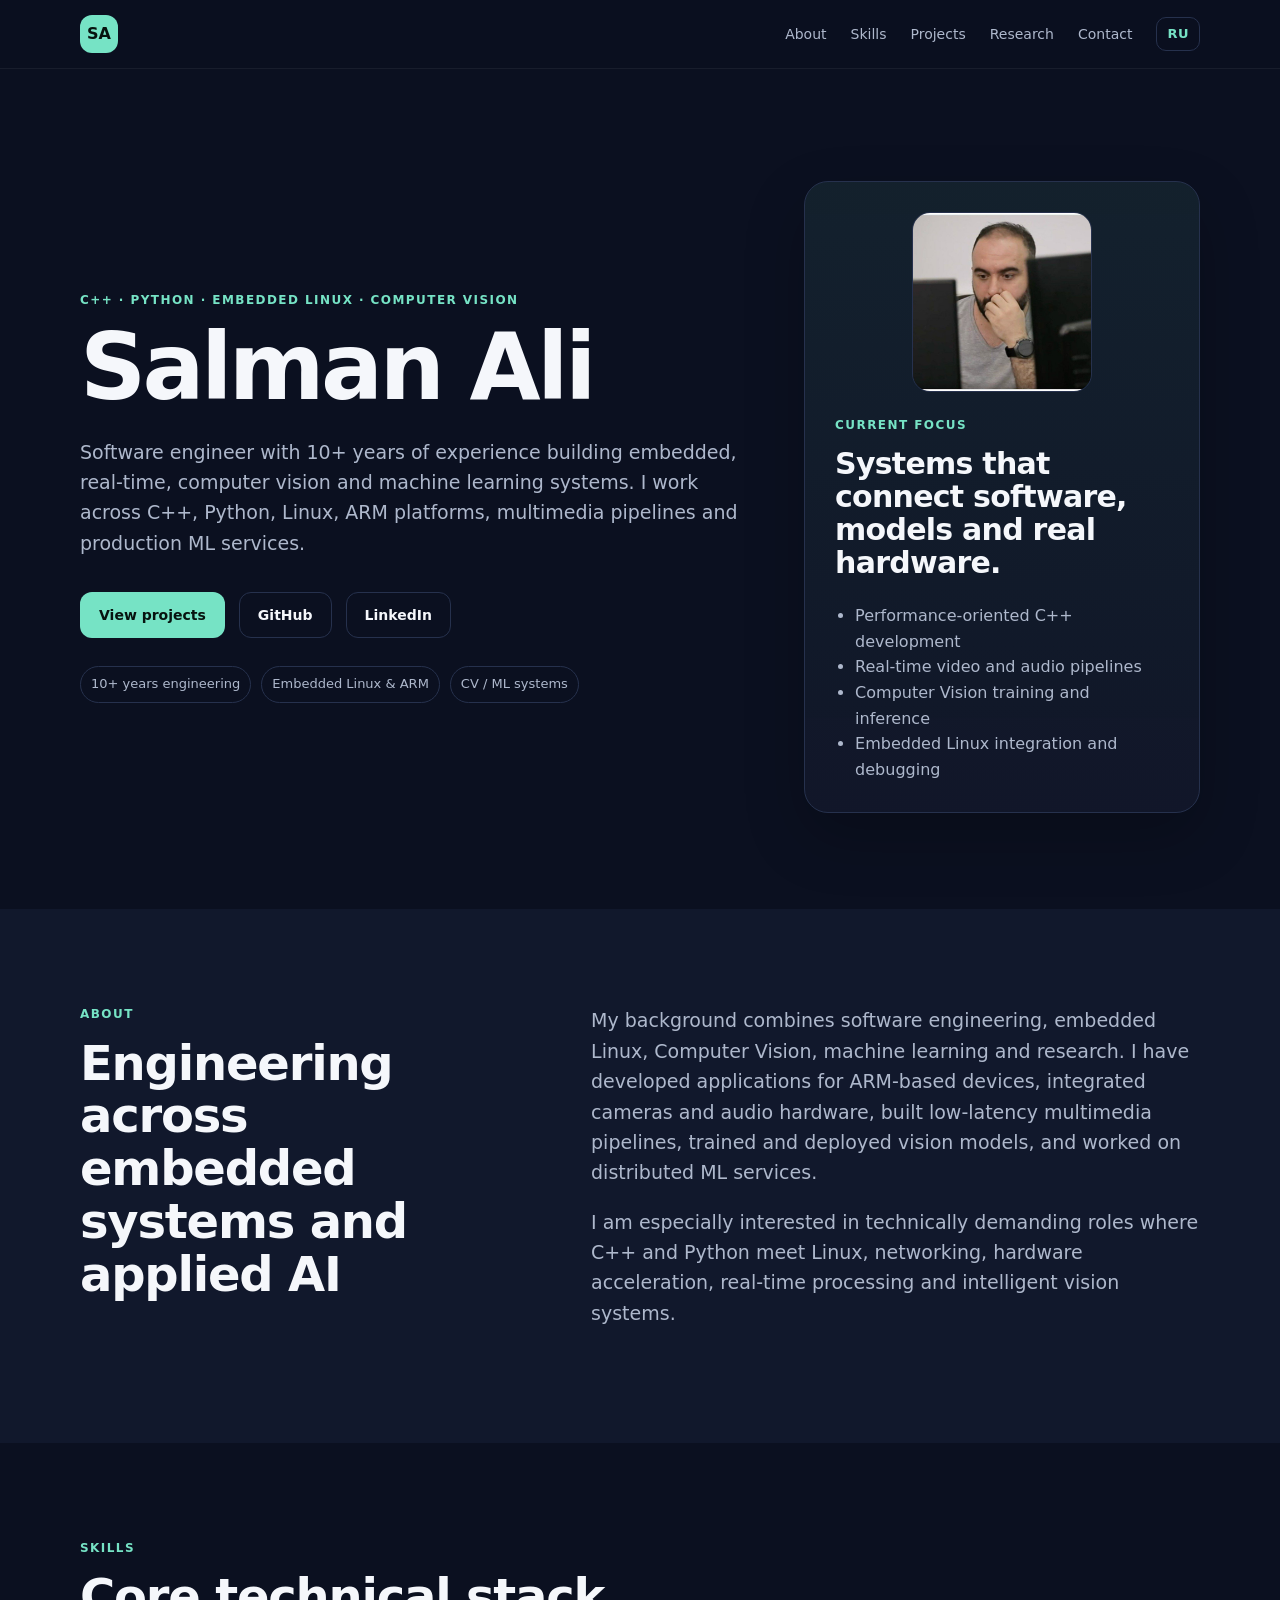
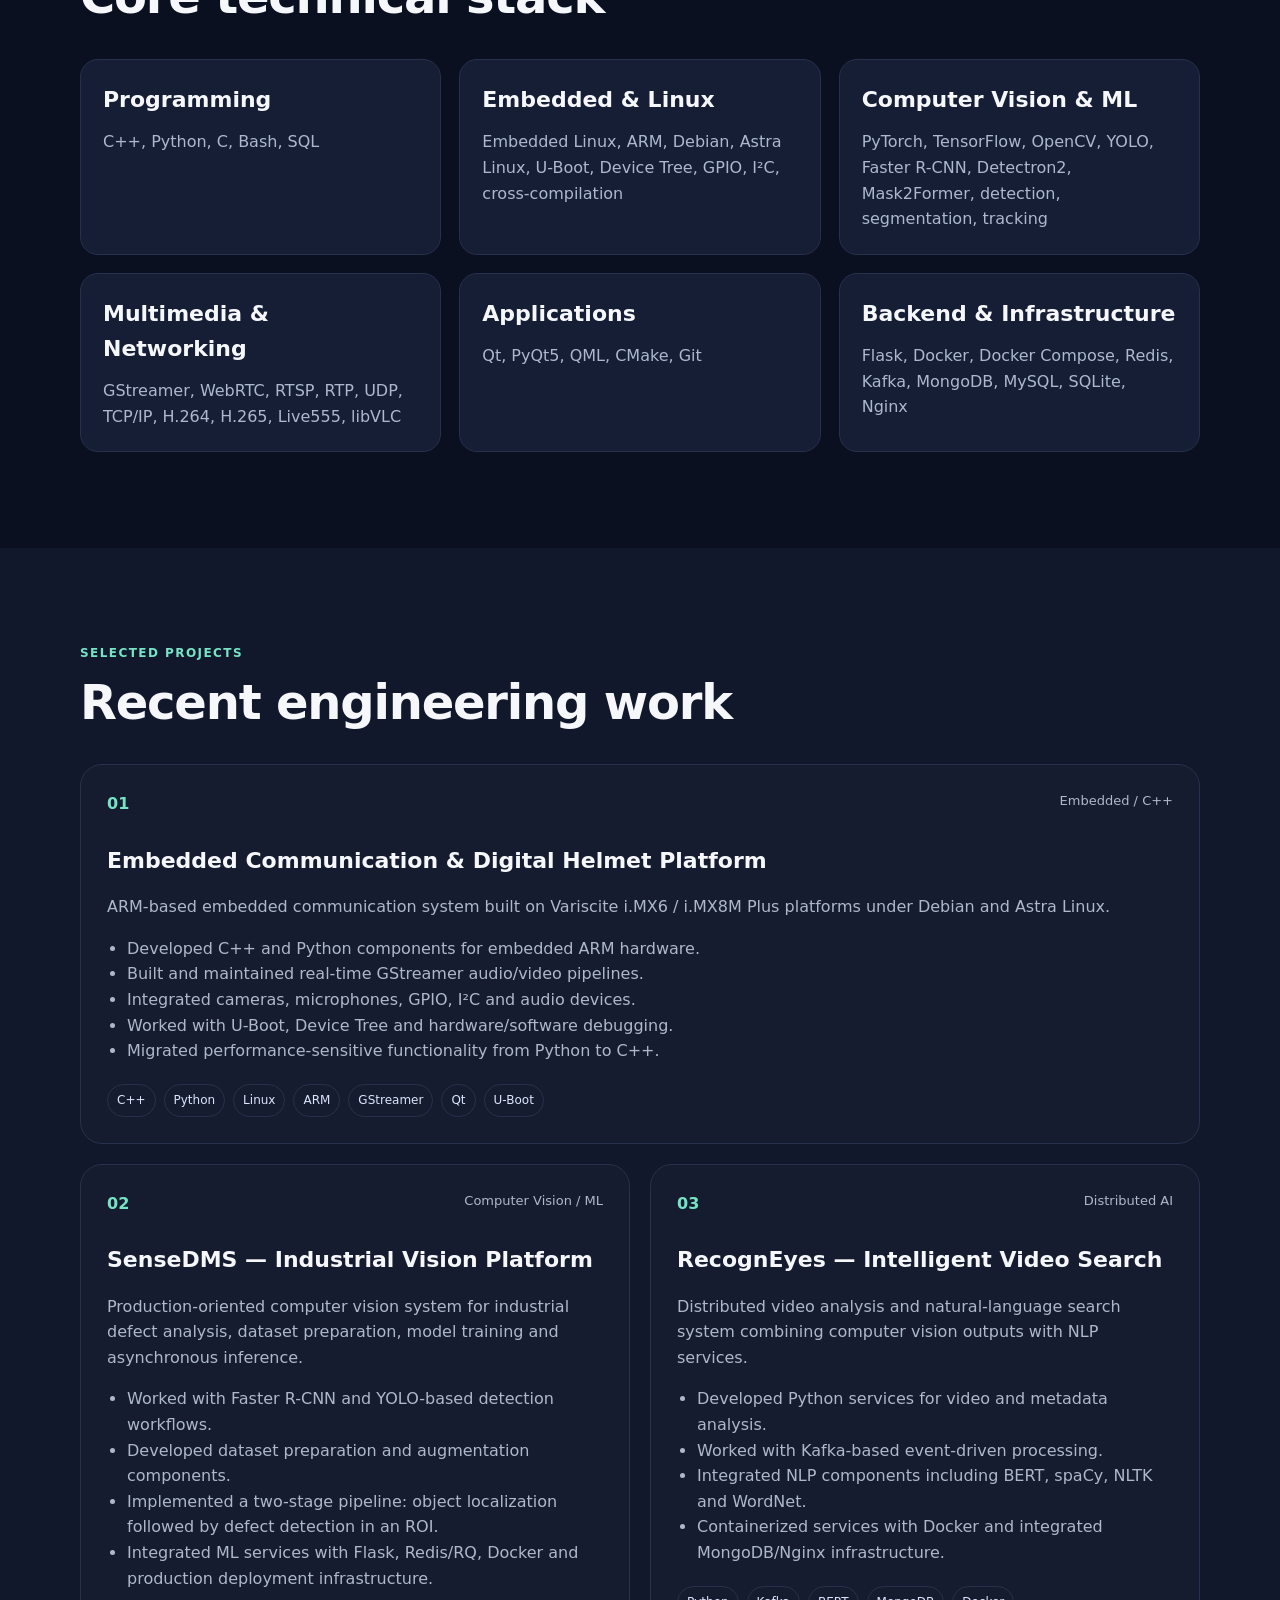
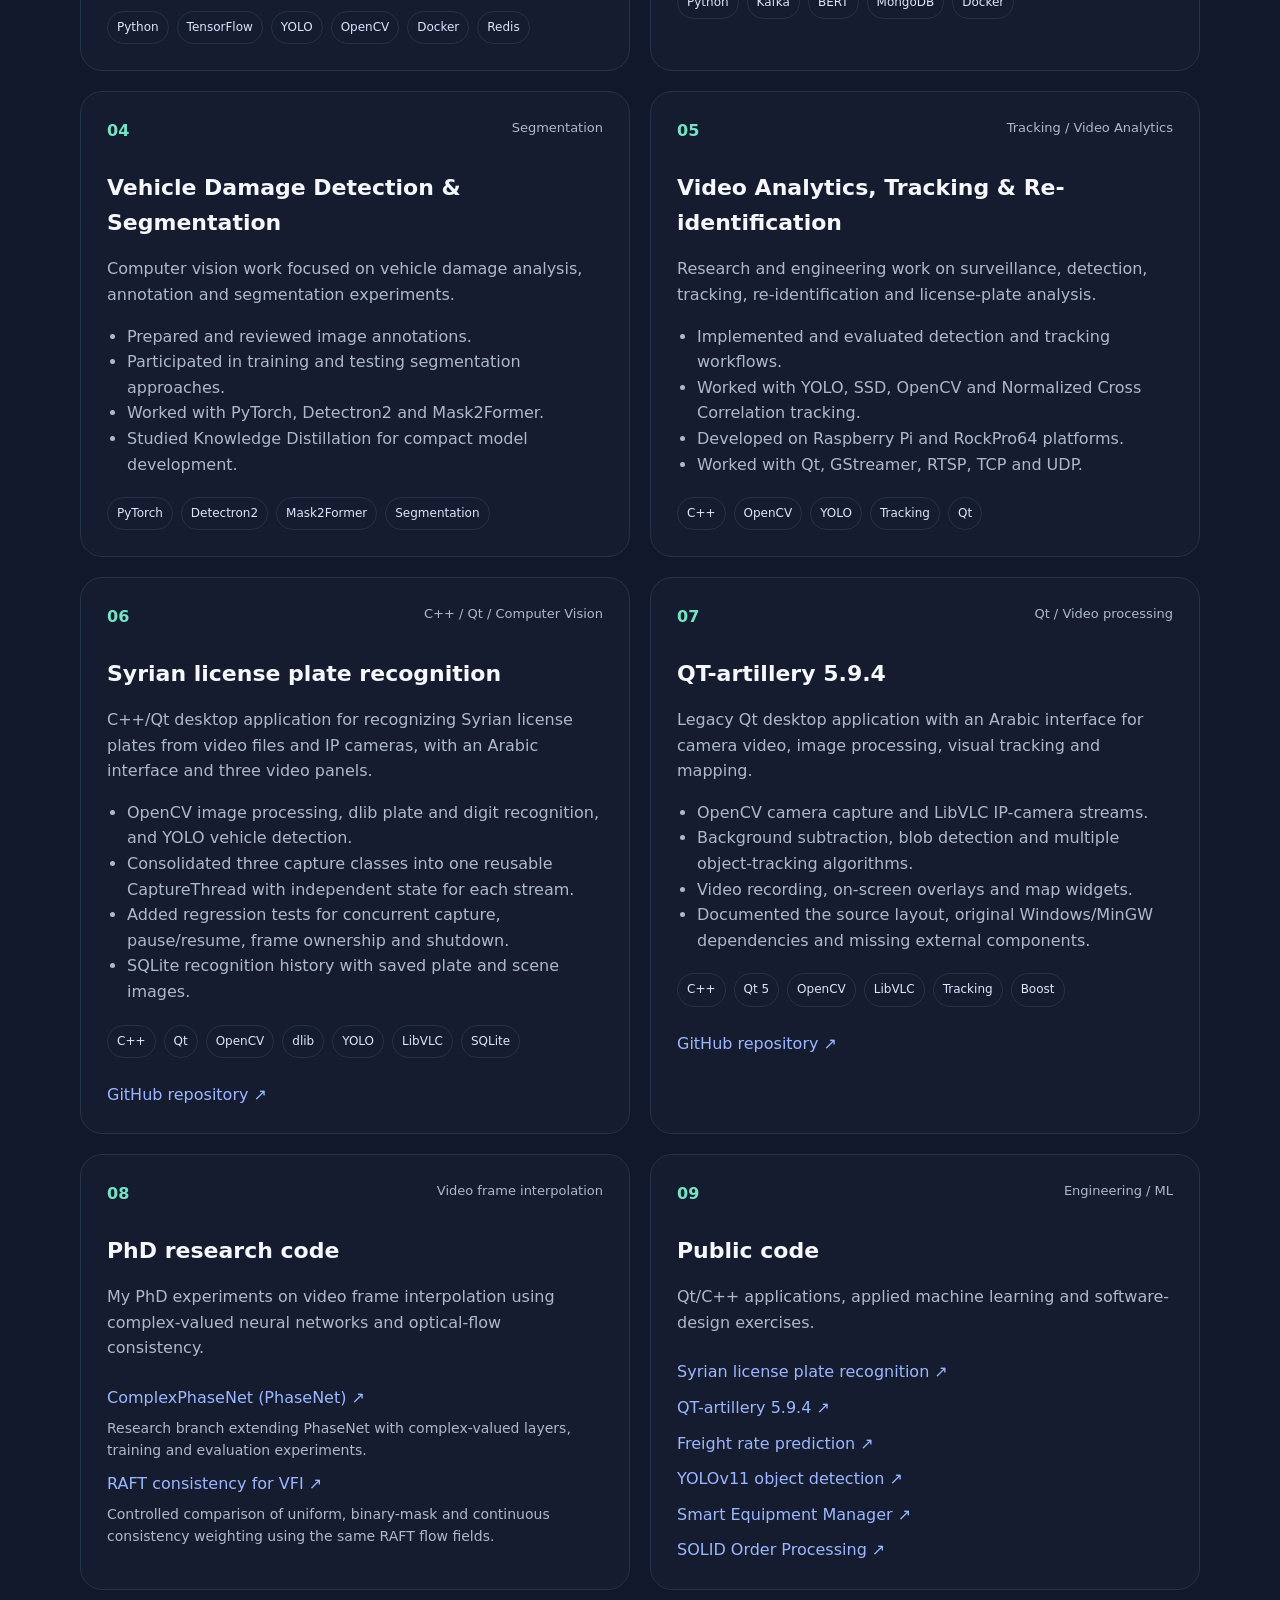
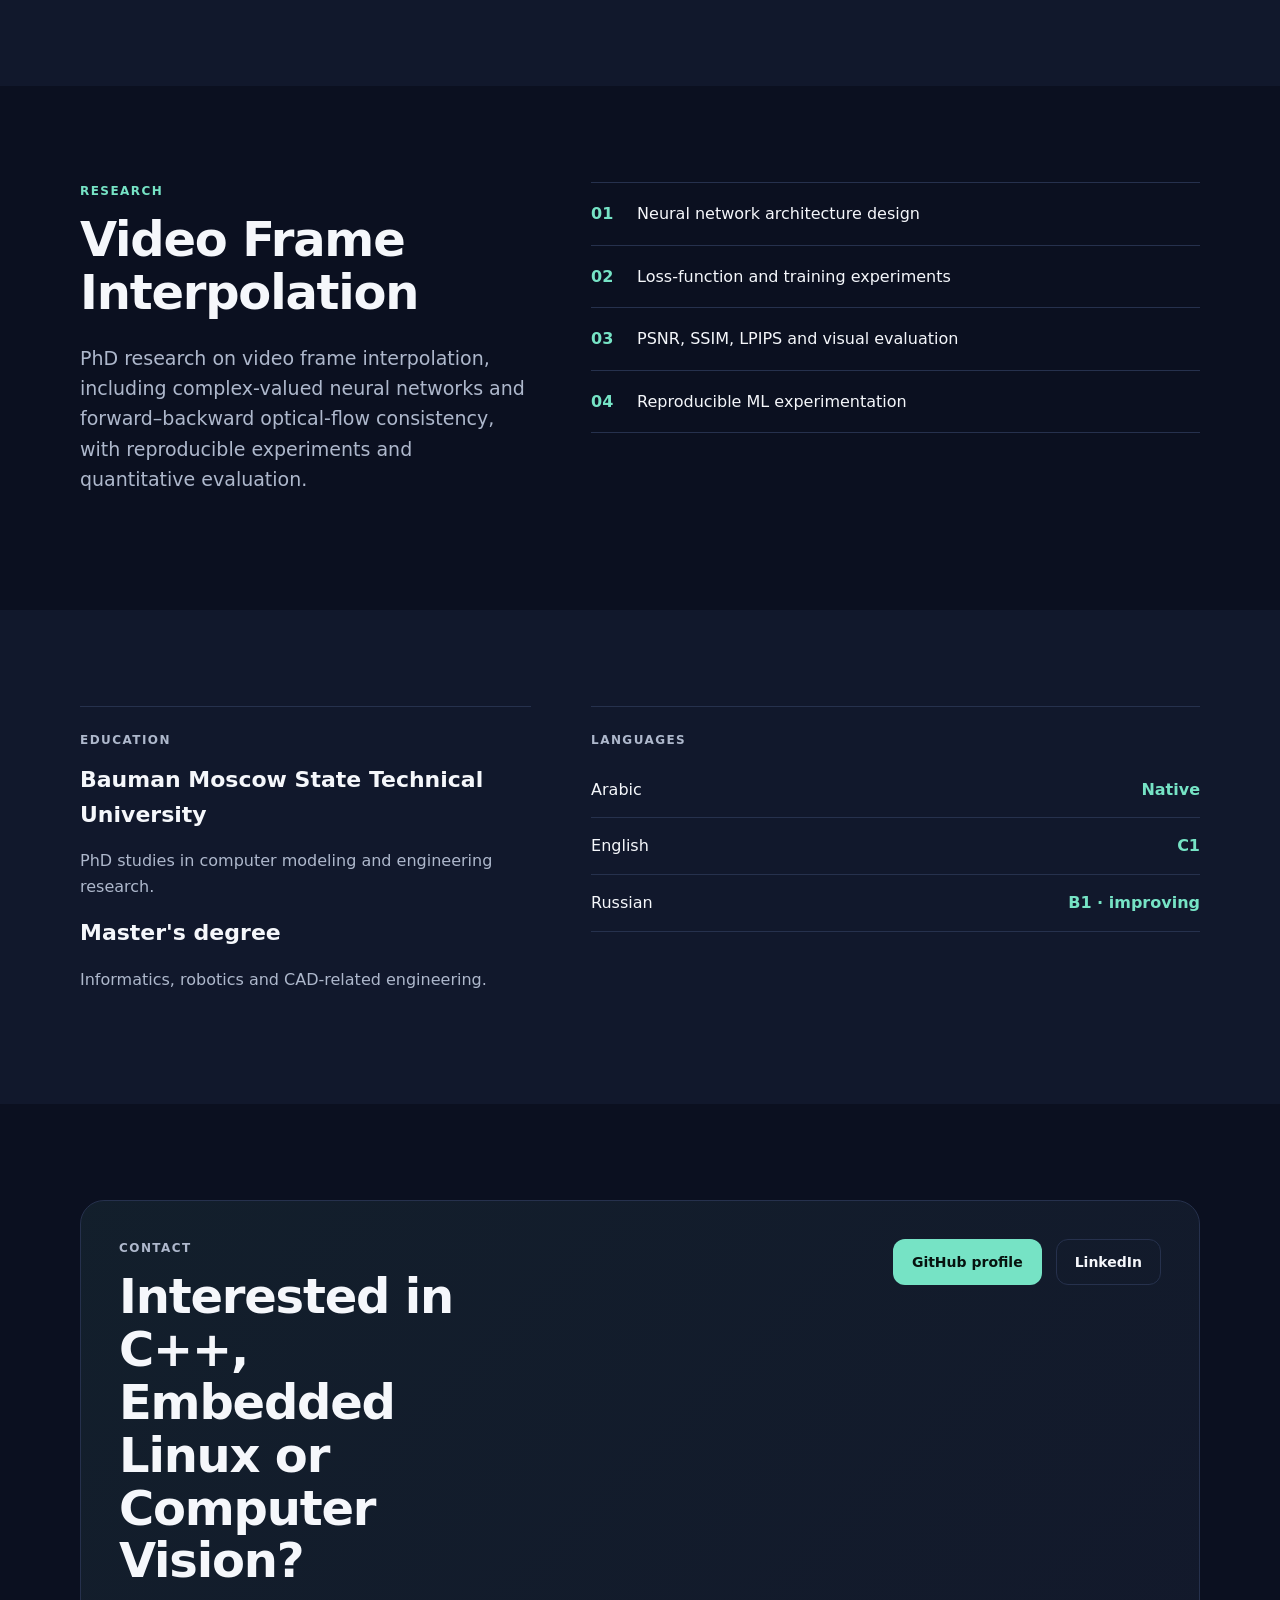
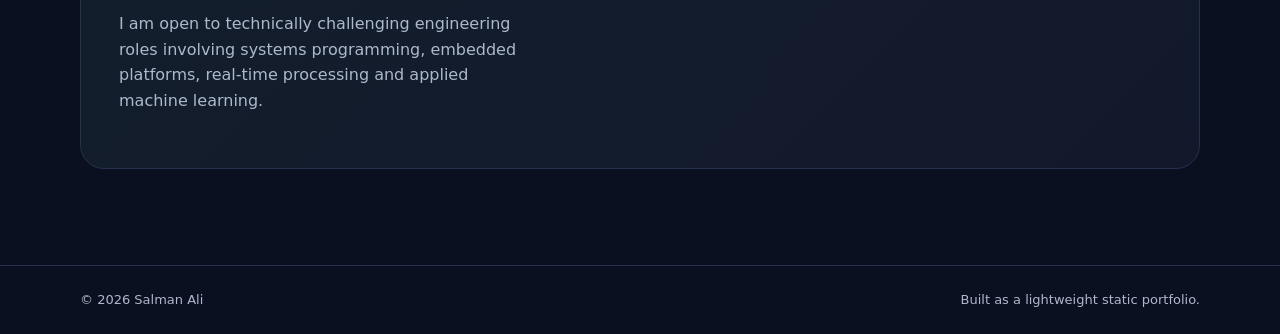
<file: index.html>
<!DOCTYPE html>
<html lang="en">
<head>
  <meta charset="UTF-8" />
  <meta name="viewport" content="width=device-width, initial-scale=1.0" />
  <meta name="description" content="Salman Ali — C++ / Python / Embedded Linux / Computer Vision Engineer." />
  <meta name="theme-color" content="#0b1020" />
  <title>Salman Ali | C++ · Embedded Linux · Computer Vision</title>
  <link rel="stylesheet" href="styles.css" />
</head>
<body>
  <header class="site-header">
    <div class="container nav-wrap">
      <a class="brand" href="#top">SA</a>
      <nav class="nav" aria-label="Primary navigation">
        <a href="#about">About</a>
        <a href="#skills">Skills</a>
        <a href="#projects">Projects</a>
        <a href="#research">Research</a>
        <a href="#contact">Contact</a>
      </nav>
      <a class="lang-link" href="ru.html" lang="ru" aria-label="Русская версия">RU</a>
    </div>
  </header>

  <main id="top">
    <section class="hero section">
      <div class="container hero-grid">
        <div>
          <p class="eyebrow">C++ · Python · Embedded Linux · Computer Vision</p>
          <h1>Salman Ali</h1>
          <p class="hero-copy">
            Software engineer with 10+ years of experience building embedded, real-time,
            computer vision and machine learning systems. I work across C++, Python, Linux,
            ARM platforms, multimedia pipelines and production ML services.
          </p>
          <div class="hero-actions">
            <a class="button primary" href="#projects">View projects</a>
            <a class="button secondary" href="https://github.com/slmanali" target="_blank" rel="noreferrer">GitHub</a>
            <a class="button secondary" href="https://www.linkedin.com/in/salman-ali-523341261/" target="_blank" rel="noreferrer">LinkedIn</a>
          </div>
          <div class="quick-facts" aria-label="Profile highlights">
            <span>10+ years engineering</span>
            <span>Embedded Linux & ARM</span>
            <span>CV / ML systems</span>
          </div>
        </div>

        <aside class="hero-card" aria-label="Technical focus">
          <img class="profile-photo" src="assets/profile.jpg" alt="At a computer workstation" width="640" height="640" decoding="async" fetchpriority="high" />
          <p class="card-label">Current focus</p>
          <h2>Systems that connect software, models and real hardware.</h2>
          <ul>
            <li>Performance-oriented C++ development</li>
            <li>Real-time video and audio pipelines</li>
            <li>Computer Vision training and inference</li>
            <li>Embedded Linux integration and debugging</li>
          </ul>
        </aside>
      </div>
    </section>

    <section id="about" class="section alt-section">
      <div class="container two-column">
        <div>
          <p class="section-kicker">About</p>
          <h2>Engineering across embedded systems and applied AI</h2>
        </div>
        <div class="prose">
          <p>
            My background combines software engineering, embedded Linux, Computer Vision,
            machine learning and research. I have developed applications for ARM-based devices,
            integrated cameras and audio hardware, built low-latency multimedia pipelines,
            trained and deployed vision models, and worked on distributed ML services.
          </p>
          <p>
            I am especially interested in technically demanding roles where C++ and Python meet
            Linux, networking, hardware acceleration, real-time processing and intelligent vision systems.
          </p>
        </div>
      </div>
    </section>

    <section id="skills" class="section">
      <div class="container">
        <p class="section-kicker">Skills</p>
        <h2>Core technical stack</h2>

        <div class="skill-grid">
          <article class="skill-card">
            <h3>Programming</h3>
            <p>C++, Python, C, Bash, SQL</p>
          </article>
          <article class="skill-card">
            <h3>Embedded & Linux</h3>
            <p>Embedded Linux, ARM, Debian, Astra Linux, U-Boot, Device Tree, GPIO, I²C, cross-compilation</p>
          </article>
          <article class="skill-card">
            <h3>Computer Vision & ML</h3>
            <p>PyTorch, TensorFlow, OpenCV, YOLO, Faster R-CNN, Detectron2, Mask2Former, detection, segmentation, tracking</p>
          </article>
          <article class="skill-card">
            <h3>Multimedia & Networking</h3>
            <p>GStreamer, WebRTC, RTSP, RTP, UDP, TCP/IP, H.264, H.265, Live555, libVLC</p>
          </article>
          <article class="skill-card">
            <h3>Applications</h3>
            <p>Qt, PyQt5, QML, CMake, Git</p>
          </article>
          <article class="skill-card">
            <h3>Backend & Infrastructure</h3>
            <p>Flask, Docker, Docker Compose, Redis, Kafka, MongoDB, MySQL, SQLite, Nginx</p>
          </article>
        </div>
      </div>
    </section>

    <section id="projects" class="section alt-section">
      <div class="container">
        <p class="section-kicker">Selected projects</p>
        <h2>Recent engineering work</h2>

        <div class="project-grid">
          <article class="project-card featured">
            <div class="project-topline">
              <span class="project-number">01</span>
              <span class="project-type">Embedded / C++</span>
            </div>
            <h3>Embedded Communication & Digital Helmet Platform</h3>
            <p>
              ARM-based embedded communication system built on Variscite i.MX6 / i.MX8M Plus
              platforms under Debian and Astra Linux.
            </p>
            <ul class="project-points">
              <li>Developed C++ and Python components for embedded ARM hardware.</li>
              <li>Built and maintained real-time GStreamer audio/video pipelines.</li>
              <li>Integrated cameras, microphones, GPIO, I²C and audio devices.</li>
              <li>Worked with U-Boot, Device Tree and hardware/software debugging.</li>
              <li>Migrated performance-sensitive functionality from Python to C++.</li>
            </ul>
            <div class="tags">
              <span>C++</span><span>Python</span><span>Linux</span><span>ARM</span><span>GStreamer</span><span>Qt</span><span>U-Boot</span>
            </div>
          </article>

          <article class="project-card">
            <div class="project-topline">
              <span class="project-number">02</span>
              <span class="project-type">Computer Vision / ML</span>
            </div>
            <h3>SenseDMS — Industrial Vision Platform</h3>
            <p>
              Production-oriented computer vision system for industrial defect analysis,
              dataset preparation, model training and asynchronous inference.
            </p>
            <ul class="project-points">
              <li>Worked with Faster R-CNN and YOLO-based detection workflows.</li>
              <li>Developed dataset preparation and augmentation components.</li>
              <li>Implemented a two-stage pipeline: object localization followed by defect detection in an ROI.</li>
              <li>Integrated ML services with Flask, Redis/RQ, Docker and production deployment infrastructure.</li>
            </ul>
            <div class="tags">
              <span>Python</span><span>TensorFlow</span><span>YOLO</span><span>OpenCV</span><span>Docker</span><span>Redis</span>
            </div>
          </article>

          <article class="project-card">
            <div class="project-topline">
              <span class="project-number">03</span>
              <span class="project-type">Distributed AI</span>
            </div>
            <h3>RecognEyes — Intelligent Video Search</h3>
            <p>
              Distributed video analysis and natural-language search system combining computer vision outputs with NLP services.
            </p>
            <ul class="project-points">
              <li>Developed Python services for video and metadata analysis.</li>
              <li>Worked with Kafka-based event-driven processing.</li>
              <li>Integrated NLP components including BERT, spaCy, NLTK and WordNet.</li>
              <li>Containerized services with Docker and integrated MongoDB/Nginx infrastructure.</li>
            </ul>
            <div class="tags">
              <span>Python</span><span>Kafka</span><span>BERT</span><span>MongoDB</span><span>Docker</span>
            </div>
          </article>

          <article class="project-card">
            <div class="project-topline">
              <span class="project-number">04</span>
              <span class="project-type">Segmentation</span>
            </div>
            <h3>Vehicle Damage Detection & Segmentation</h3>
            <p>
              Computer vision work focused on vehicle damage analysis, annotation and segmentation experiments.
            </p>
            <ul class="project-points">
              <li>Prepared and reviewed image annotations.</li>
              <li>Participated in training and testing segmentation approaches.</li>
              <li>Worked with PyTorch, Detectron2 and Mask2Former.</li>
              <li>Studied Knowledge Distillation for compact model development.</li>
            </ul>
            <div class="tags">
              <span>PyTorch</span><span>Detectron2</span><span>Mask2Former</span><span>Segmentation</span>
            </div>
          </article>

          <article class="project-card">
            <div class="project-topline">
              <span class="project-number">05</span>
              <span class="project-type">Tracking / Video Analytics</span>
            </div>
            <h3>Video Analytics, Tracking & Re-identification</h3>
            <p>
              Research and engineering work on surveillance, detection, tracking, re-identification and license-plate analysis.
            </p>
            <ul class="project-points">
              <li>Implemented and evaluated detection and tracking workflows.</li>
              <li>Worked with YOLO, SSD, OpenCV and Normalized Cross Correlation tracking.</li>
              <li>Developed on Raspberry Pi and RockPro64 platforms.</li>
              <li>Worked with Qt, GStreamer, RTSP, TCP and UDP.</li>
            </ul>
            <div class="tags">
              <span>C++</span><span>OpenCV</span><span>YOLO</span><span>Tracking</span><span>Qt</span>
            </div>
          </article>

          <article class="project-card" id="syrian-license-plate">
            <div class="project-topline">
              <span class="project-number">06</span>
              <span class="project-type">C++ / Qt / Computer Vision</span>
            </div>
            <h3>Syrian license plate recognition</h3>
            <p>
              C++/Qt desktop application for recognizing Syrian license plates from video files
              and IP cameras, with an Arabic interface and three video panels.
            </p>
            <ul class="project-points">
              <li>OpenCV image processing, dlib plate and digit recognition, and YOLO vehicle detection.</li>
              <li>Consolidated three capture classes into one reusable CaptureThread with independent state for each stream.</li>
              <li>Added regression tests for concurrent capture, pause/resume, frame ownership and shutdown.</li>
              <li>SQLite recognition history with saved plate and scene images.</li>
            </ul>
            <div class="tags">
              <span>C++</span><span>Qt</span><span>OpenCV</span><span>dlib</span><span>YOLO</span><span>LibVLC</span><span>SQLite</span>
            </div>
            <div class="repo-links">
              <a href="https://github.com/slmanali/Syrian-license-plate-QT-dlib" target="_blank" rel="noreferrer" aria-label="View Syrian license plate recognition on GitHub">GitHub repository ↗</a>
            </div>
          </article>

          <article class="project-card" id="qt-artillery">
            <div class="project-topline">
              <span class="project-number">07</span>
              <span class="project-type">Qt / Video processing</span>
            </div>
            <h3>QT-artillery 5.9.4</h3>
            <p>
              Legacy Qt desktop application with an Arabic interface for camera video,
              image processing, visual tracking and mapping.
            </p>
            <ul class="project-points">
              <li>OpenCV camera capture and LibVLC IP-camera streams.</li>
              <li>Background subtraction, blob detection and multiple object-tracking algorithms.</li>
              <li>Video recording, on-screen overlays and map widgets.</li>
              <li>Documented the source layout, original Windows/MinGW dependencies and missing external components.</li>
            </ul>
            <div class="tags">
              <span>C++</span><span>Qt 5</span><span>OpenCV</span><span>LibVLC</span><span>Tracking</span><span>Boost</span>
            </div>
            <div class="repo-links">
              <a href="https://github.com/slmanali/QT-artillery_5.9.4" target="_blank" rel="noreferrer" aria-label="View QT-artillery 5.9.4 on GitHub">GitHub repository ↗</a>
            </div>
          </article>

          <article class="project-card github-card" id="phd-code">
            <div class="project-topline">
              <span class="project-number">08</span>
              <span class="project-type">Video frame interpolation</span>
            </div>
            <h3>PhD research code</h3>
            <p>My PhD experiments on video frame interpolation using complex-valued neural networks and optical-flow consistency.</p>
            <div class="repo-links">
              <div>
                <a href="https://github.com/slmanali/PhaseNet/tree/feature/complex-valued-network" target="_blank" rel="noreferrer">ComplexPhaseNet (PhaseNet) ↗</a>
                <p class="repo-description">Research branch extending PhaseNet with complex-valued layers, training and evaluation experiments.</p>
              </div>
              <div>
                <a href="https://github.com/slmanali/raft-consistency-vfi" target="_blank" rel="noreferrer">RAFT consistency for VFI ↗</a>
                <p class="repo-description">Controlled comparison of uniform, binary-mask and continuous consistency weighting using the same RAFT flow fields.</p>
              </div>
            </div>
          </article>

          <article class="project-card github-card" id="public-code">
            <div class="project-topline">
              <span class="project-number">09</span>
              <span class="project-type">Engineering / ML</span>
            </div>
            <h3>Public code</h3>
            <p>Qt/C++ applications, applied machine learning and software-design exercises.</p>
            <div class="repo-links">
              <a href="https://github.com/slmanali/Syrian-license-plate-QT-dlib" target="_blank" rel="noreferrer">Syrian license plate recognition ↗</a>
              <a href="https://github.com/slmanali/QT-artillery_5.9.4" target="_blank" rel="noreferrer">QT-artillery 5.9.4 ↗</a>
              <a href="https://github.com/slmanali/Freight-rate-prediction-assessment-" target="_blank" rel="noreferrer">Freight rate prediction ↗</a>
              <a href="https://github.com/slmanali/yolov11-object-detection-task" target="_blank" rel="noreferrer">YOLOv11 object detection ↗</a>
              <a href="https://github.com/slmanali/smart-equipment-manager" target="_blank" rel="noreferrer">Smart Equipment Manager ↗</a>
              <a href="https://github.com/slmanali/solid-order-processing-system" target="_blank" rel="noreferrer">SOLID Order Processing ↗</a>
            </div>
          </article>
        </div>
      </div>
    </section>

    <section id="research" class="section">
      <div class="container research-grid">
        <div>
          <p class="section-kicker">Research</p>
          <h2>Video Frame Interpolation</h2>
          <p class="research-lead">
            PhD research on video frame interpolation, including complex-valued neural networks
            and forward–backward optical-flow consistency, with reproducible experiments and quantitative evaluation.
          </p>
        </div>
        <div class="research-list">
          <div><span>01</span><p>Neural network architecture design</p></div>
          <div><span>02</span><p>Loss-function and training experiments</p></div>
          <div><span>03</span><p>PSNR, SSIM, LPIPS and visual evaluation</p></div>
          <div><span>04</span><p>Reproducible ML experimentation</p></div>
        </div>
      </div>
    </section>

    <section class="section alt-section">
      <div class="container profile-grid">
        <article>
          <p class="section-kicker">Education</p>
          <h3>Bauman Moscow State Technical University</h3>
          <p>PhD studies in computer modeling and engineering research.</p>
          <h3>Master's degree</h3>
          <p>Informatics, robotics and CAD-related engineering.</p>
        </article>
        <article>
          <p class="section-kicker">Languages</p>
          <div class="language-row"><span>Arabic</span><strong>Native</strong></div>
          <div class="language-row"><span>English</span><strong>C1</strong></div>
          <div class="language-row"><span>Russian</span><strong>B1 · improving</strong></div>
        </article>
      </div>
    </section>

    <section id="contact" class="section contact-section">
      <div class="container contact-card">
        <div>
          <p class="section-kicker">Contact</p>
          <h2>Interested in C++, Embedded Linux or Computer Vision?</h2>
          <p>
            I am open to technically challenging engineering roles involving systems programming,
            embedded platforms, real-time processing and applied machine learning.
          </p>
        </div>
        <div class="contact-actions">
          <a class="button primary" href="https://github.com/slmanali" target="_blank" rel="noreferrer">GitHub profile</a>
          <a class="button secondary" href="https://www.linkedin.com/in/salman-ali-523341261/" target="_blank" rel="noreferrer">LinkedIn</a>
        </div>
      </div>
    </section>
  </main>

  <footer class="footer">
    <div class="container footer-inner">
      <span>© 2026 Salman Ali</span>
      <span>Built as a lightweight static portfolio.</span>
    </div>
  </footer>
</body>
</html>
</file>
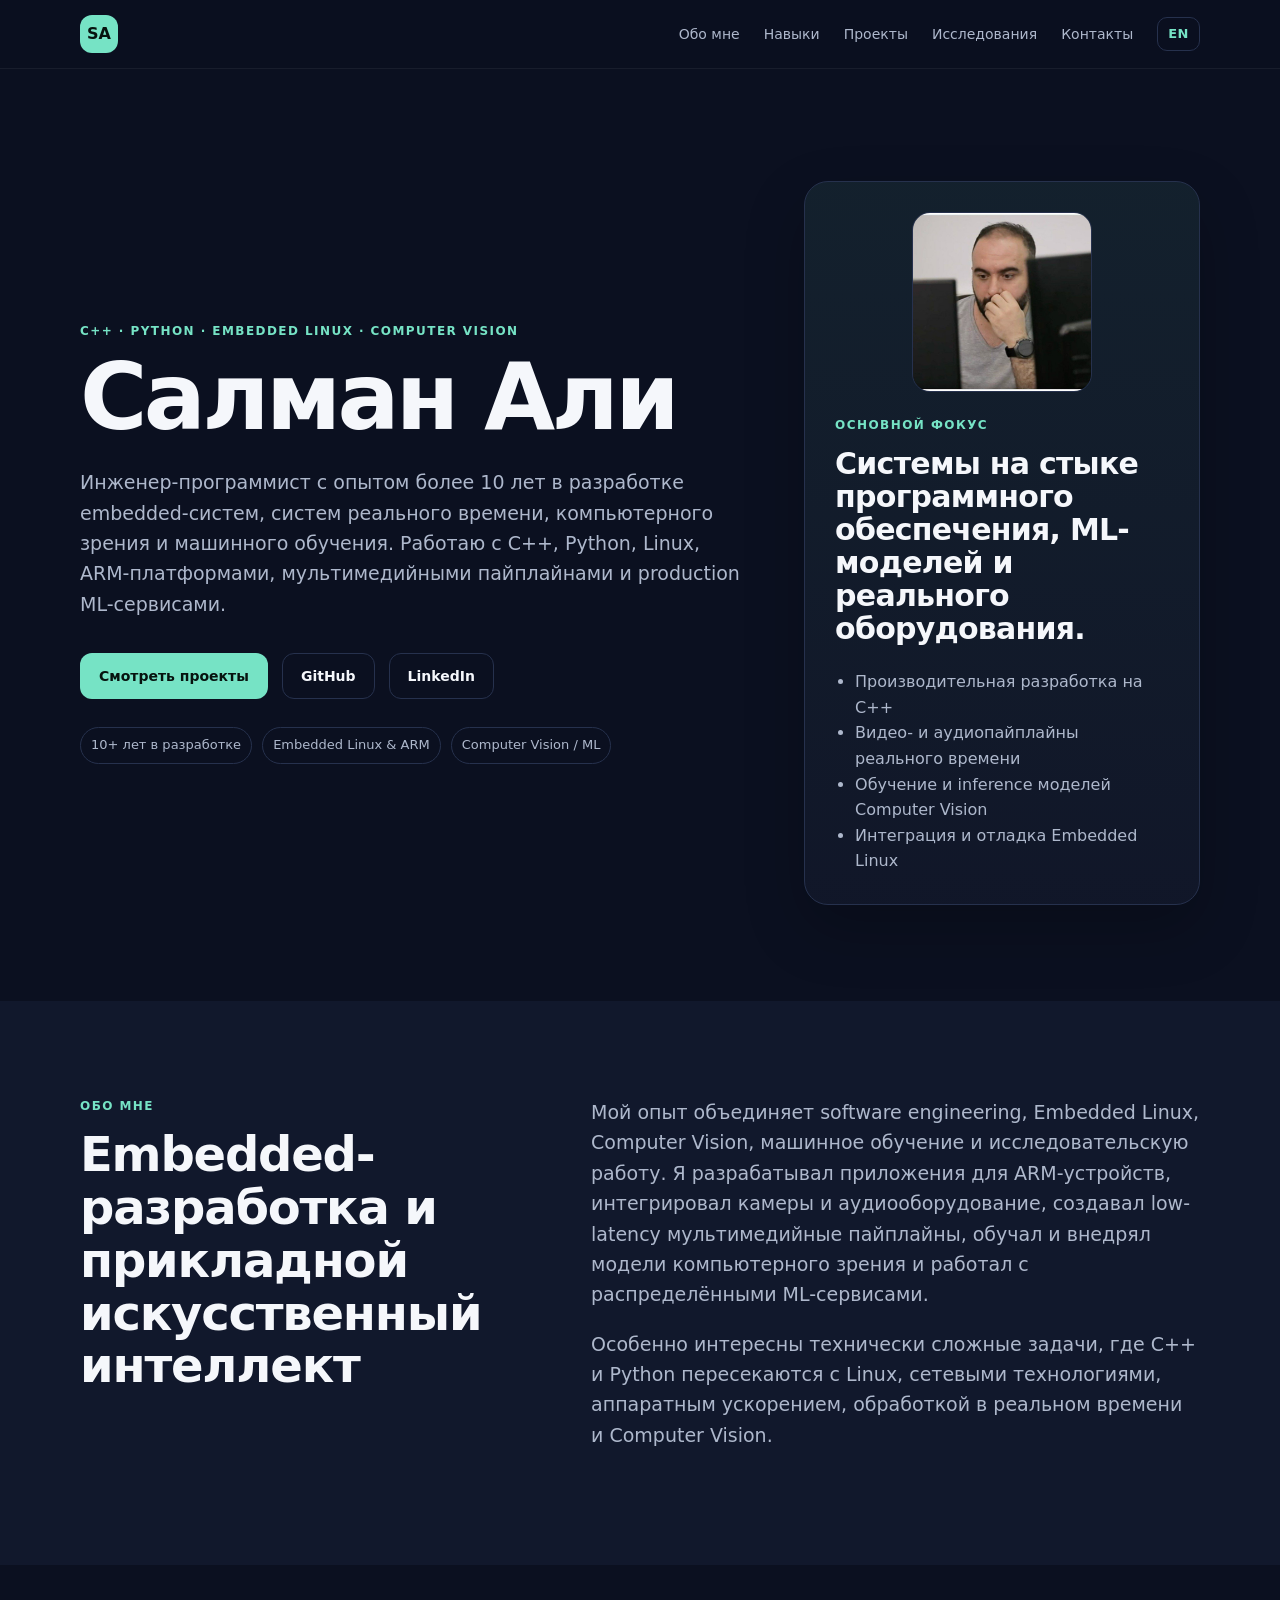
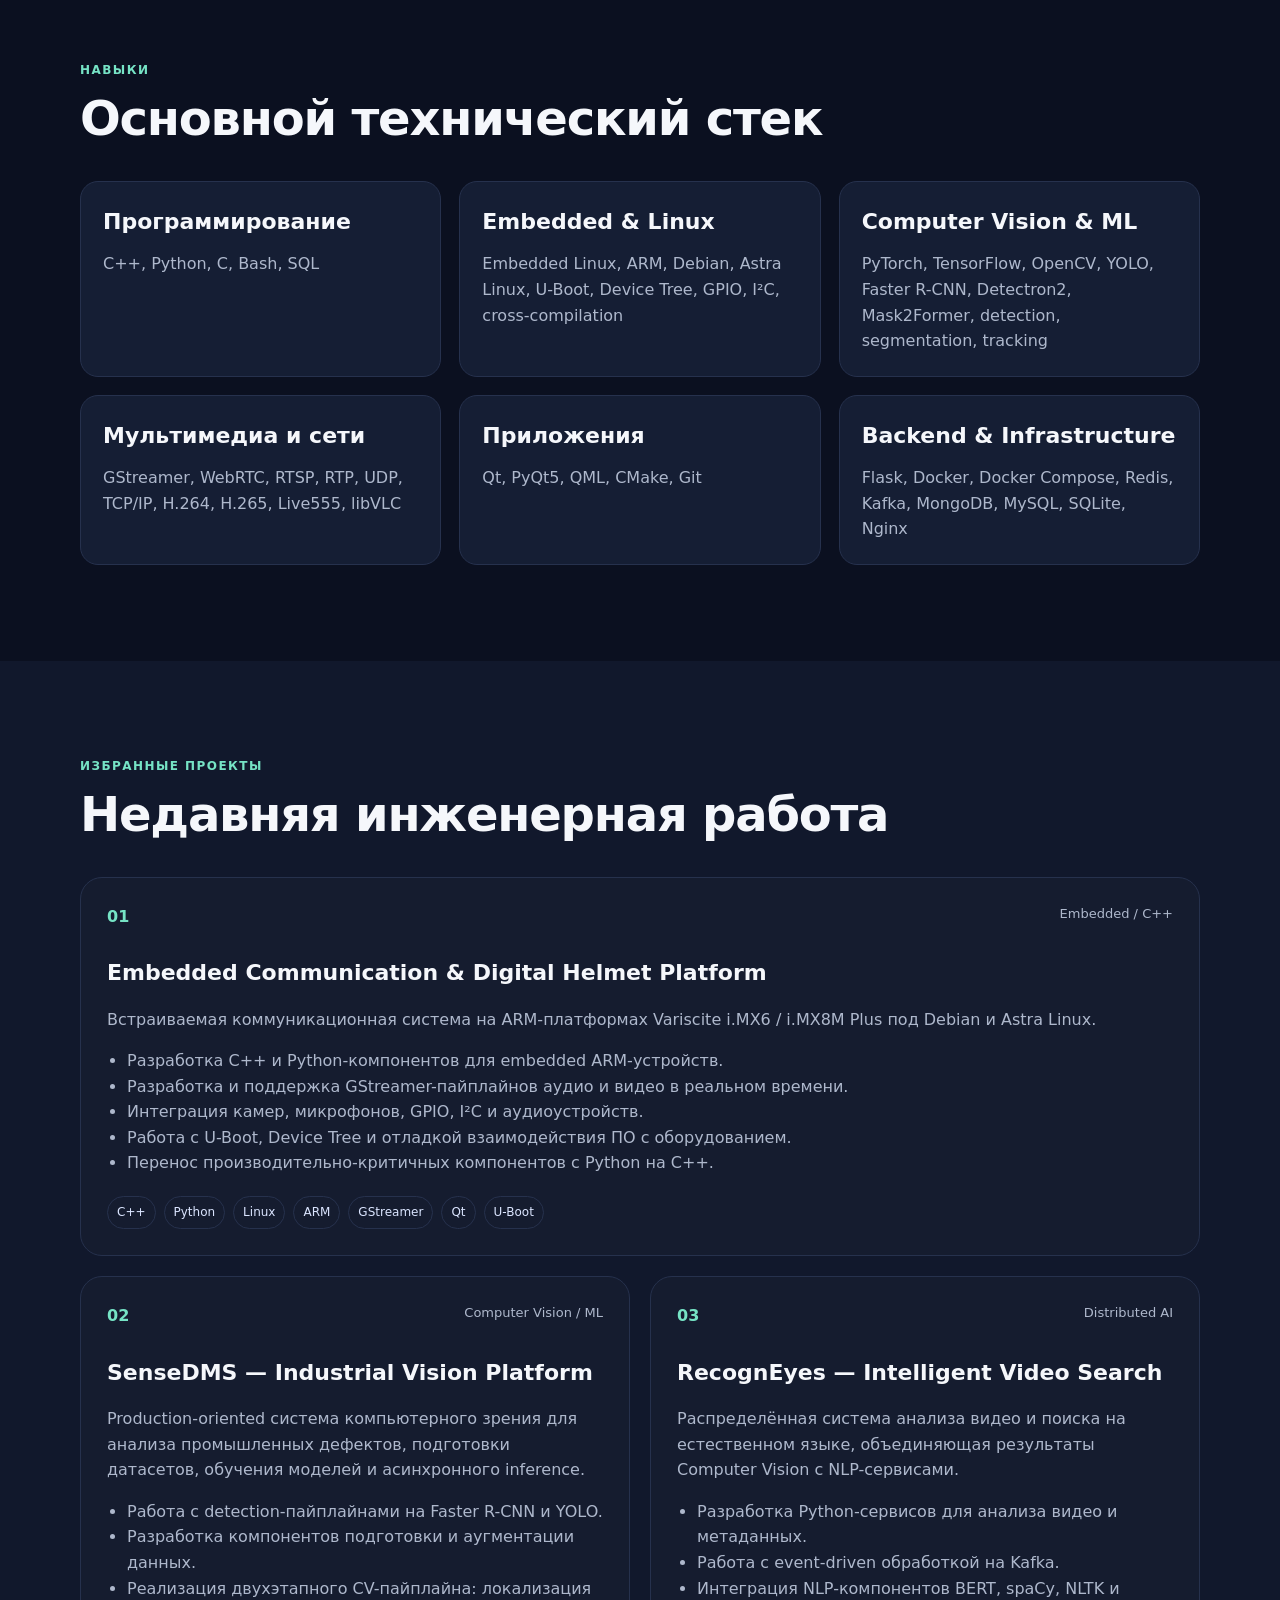
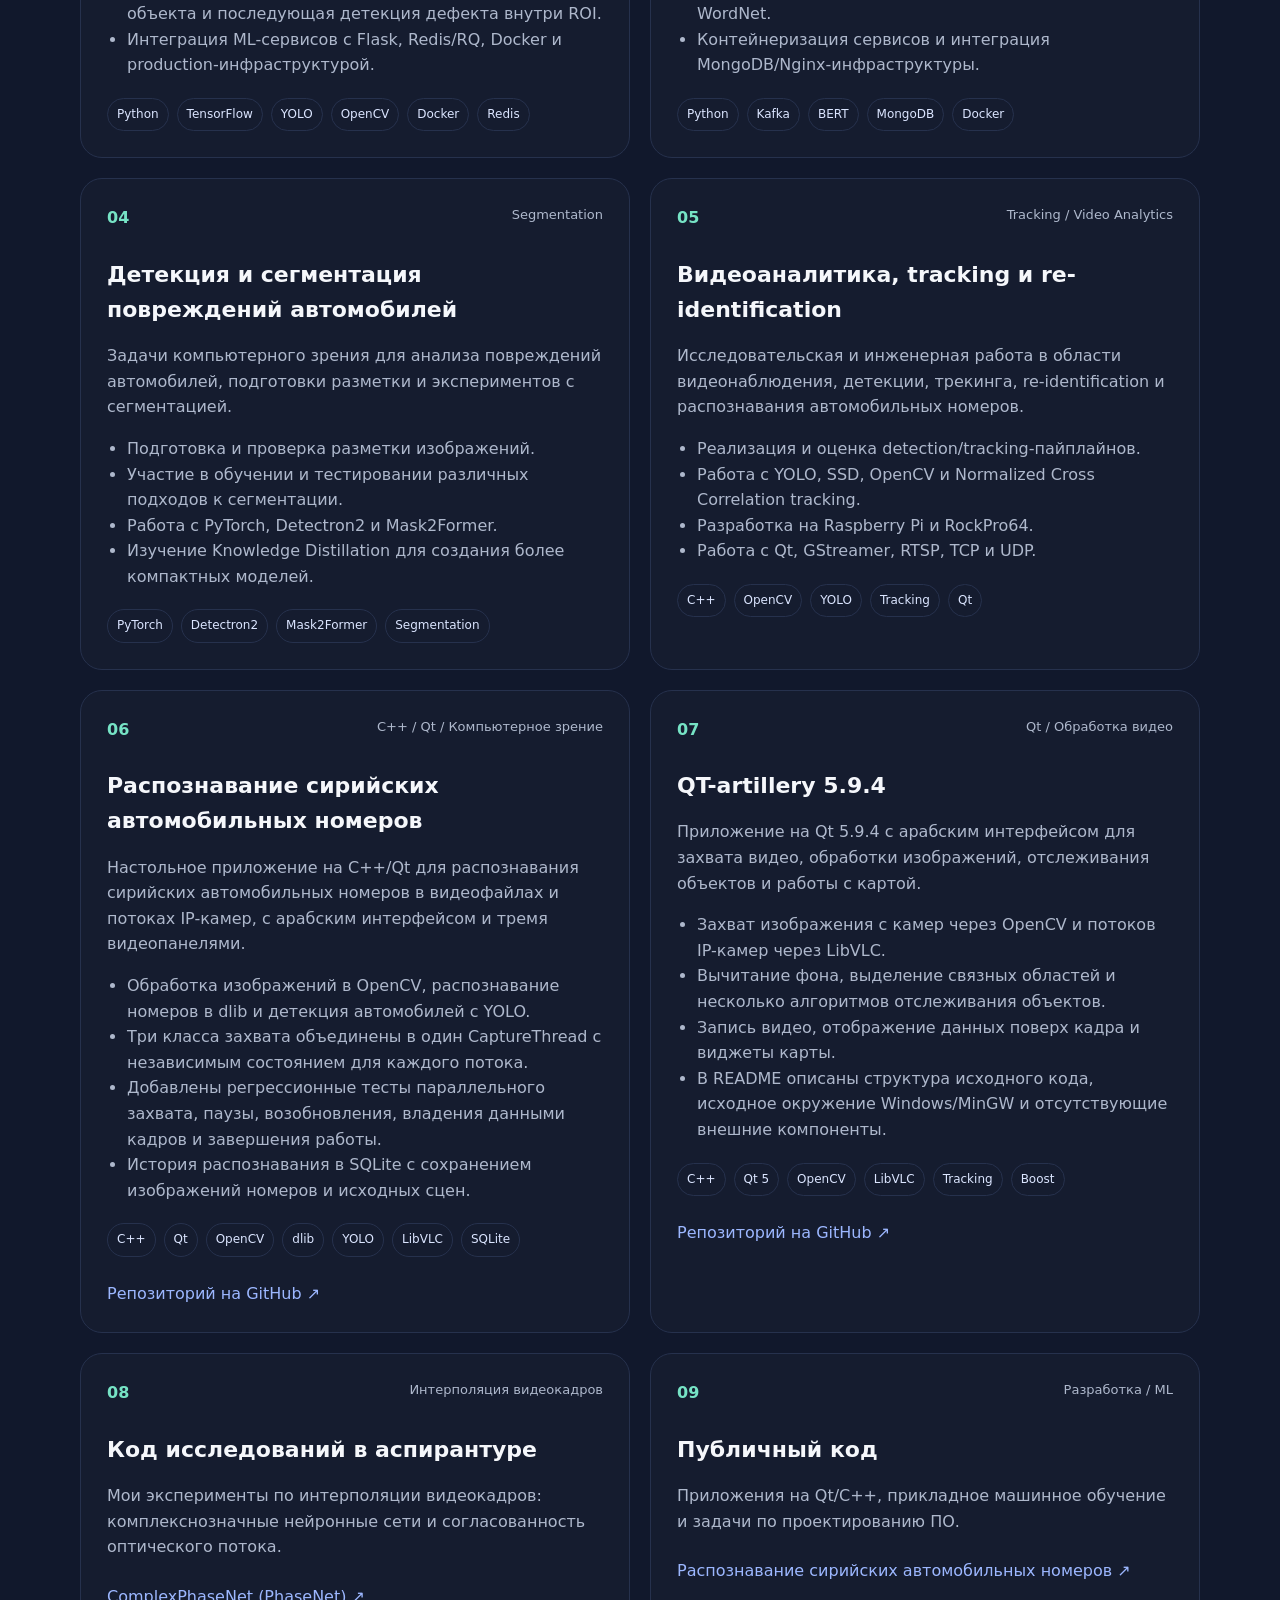
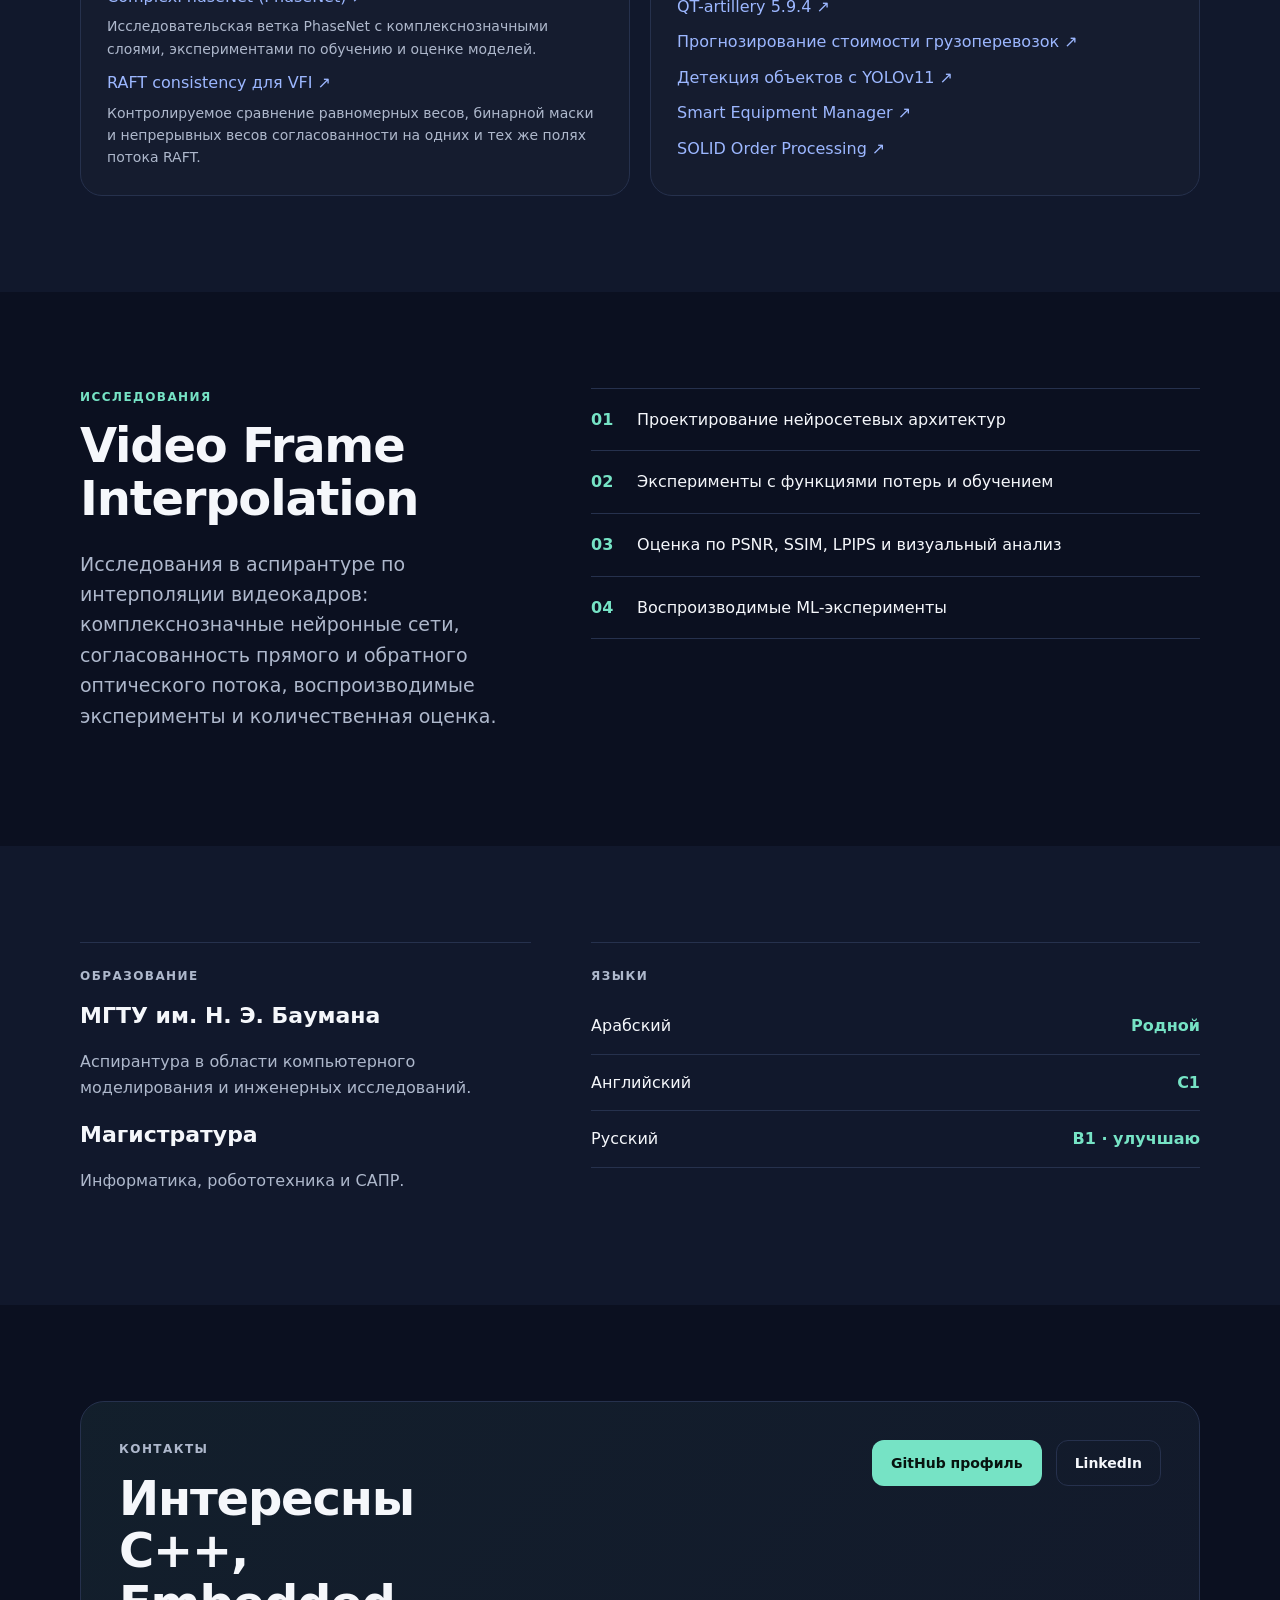
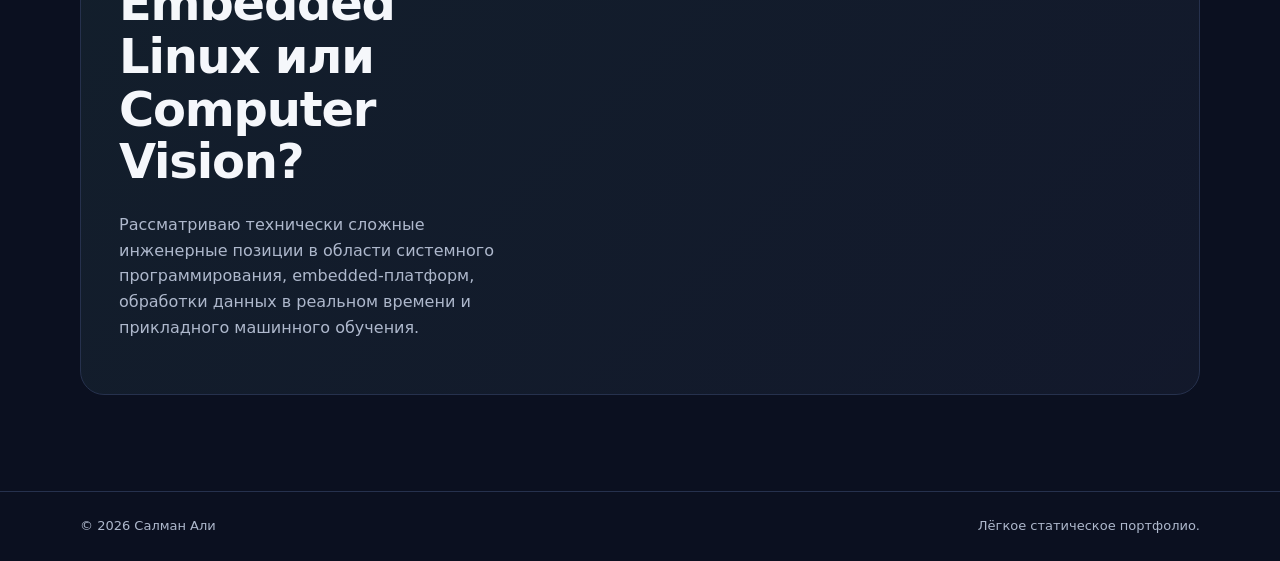
<file: ru.html>
<!DOCTYPE html>
<html lang="ru">
<head>
  <meta charset="UTF-8" />
  <meta name="viewport" content="width=device-width, initial-scale=1.0" />
  <meta name="description" content="Салман Али — разработчик C++ / Python / Embedded Linux / Computer Vision." />
  <meta name="theme-color" content="#0b1020" />
  <title>Салман Али | C++ · Embedded Linux · Computer Vision</title>
  <link rel="stylesheet" href="styles.css" />
</head>
<body>
  <header class="site-header">
    <div class="container nav-wrap">
      <a class="brand" href="#top">SA</a>
      <nav class="nav" aria-label="Основная навигация">
        <a href="#about">Обо мне</a>
        <a href="#skills">Навыки</a>
        <a href="#projects">Проекты</a>
        <a href="#research">Исследования</a>
        <a href="#contact">Контакты</a>
      </nav>
      <a class="lang-link" href="index.html" lang="en" aria-label="English version">EN</a>
    </div>
  </header>

  <main id="top">
    <section class="hero section">
      <div class="container hero-grid">
        <div>
          <p class="eyebrow">C++ · Python · Embedded Linux · Computer Vision</p>
          <h1>Салман Али</h1>
          <p class="hero-copy">
            Инженер-программист с опытом более 10 лет в разработке embedded-систем,
            систем реального времени, компьютерного зрения и машинного обучения.
            Работаю с C++, Python, Linux, ARM-платформами, мультимедийными пайплайнами
            и production ML-сервисами.
          </p>
          <div class="hero-actions">
            <a class="button primary" href="#projects">Смотреть проекты</a>
            <a class="button secondary" href="https://github.com/slmanali" target="_blank" rel="noreferrer">GitHub</a>
            <a class="button secondary" href="https://www.linkedin.com/in/salman-ali-523341261/" target="_blank" rel="noreferrer">LinkedIn</a>
          </div>
          <div class="quick-facts" aria-label="Ключевые факты">
            <span>10+ лет в разработке</span>
            <span>Embedded Linux & ARM</span>
            <span>Computer Vision / ML</span>
          </div>
        </div>

        <aside class="hero-card" aria-label="Технический фокус">
          <img class="profile-photo" src="assets/profile.jpg" alt="За работой у компьютера" width="640" height="640" decoding="async" fetchpriority="high" />
          <p class="card-label">Основной фокус</p>
          <h2>Системы на стыке программного обеспечения, ML-моделей и реального оборудования.</h2>
          <ul>
            <li>Производительная разработка на C++</li>
            <li>Видео- и аудиопайплайны реального времени</li>
            <li>Обучение и inference моделей Computer Vision</li>
            <li>Интеграция и отладка Embedded Linux</li>
          </ul>
        </aside>
      </div>
    </section>

    <section id="about" class="section alt-section">
      <div class="container two-column">
        <div>
          <p class="section-kicker">Обо мне</p>
          <h2>Embedded-разработка и прикладной искусственный интеллект</h2>
        </div>
        <div class="prose">
          <p>
            Мой опыт объединяет software engineering, Embedded Linux, Computer Vision,
            машинное обучение и исследовательскую работу. Я разрабатывал приложения для ARM-устройств,
            интегрировал камеры и аудиооборудование, создавал low-latency мультимедийные пайплайны,
            обучал и внедрял модели компьютерного зрения и работал с распределёнными ML-сервисами.
          </p>
          <p>
            Особенно интересны технически сложные задачи, где C++ и Python пересекаются с Linux,
            сетевыми технологиями, аппаратным ускорением, обработкой в реальном времени и Computer Vision.
          </p>
        </div>
      </div>
    </section>

    <section id="skills" class="section">
      <div class="container">
        <p class="section-kicker">Навыки</p>
        <h2>Основной технический стек</h2>

        <div class="skill-grid">
          <article class="skill-card">
            <h3>Программирование</h3>
            <p>C++, Python, C, Bash, SQL</p>
          </article>
          <article class="skill-card">
            <h3>Embedded & Linux</h3>
            <p>Embedded Linux, ARM, Debian, Astra Linux, U-Boot, Device Tree, GPIO, I²C, cross-compilation</p>
          </article>
          <article class="skill-card">
            <h3>Computer Vision & ML</h3>
            <p>PyTorch, TensorFlow, OpenCV, YOLO, Faster R-CNN, Detectron2, Mask2Former, detection, segmentation, tracking</p>
          </article>
          <article class="skill-card">
            <h3>Мультимедиа и сети</h3>
            <p>GStreamer, WebRTC, RTSP, RTP, UDP, TCP/IP, H.264, H.265, Live555, libVLC</p>
          </article>
          <article class="skill-card">
            <h3>Приложения</h3>
            <p>Qt, PyQt5, QML, CMake, Git</p>
          </article>
          <article class="skill-card">
            <h3>Backend & Infrastructure</h3>
            <p>Flask, Docker, Docker Compose, Redis, Kafka, MongoDB, MySQL, SQLite, Nginx</p>
          </article>
        </div>
      </div>
    </section>

    <section id="projects" class="section alt-section">
      <div class="container">
        <p class="section-kicker">Избранные проекты</p>
        <h2>Недавняя инженерная работа</h2>

        <div class="project-grid">
          <article class="project-card featured">
            <div class="project-topline">
              <span class="project-number">01</span>
              <span class="project-type">Embedded / C++</span>
            </div>
            <h3>Embedded Communication & Digital Helmet Platform</h3>
            <p>
              Встраиваемая коммуникационная система на ARM-платформах Variscite i.MX6 / i.MX8M Plus
              под Debian и Astra Linux.
            </p>
            <ul class="project-points">
              <li>Разработка C++ и Python-компонентов для embedded ARM-устройств.</li>
              <li>Разработка и поддержка GStreamer-пайплайнов аудио и видео в реальном времени.</li>
              <li>Интеграция камер, микрофонов, GPIO, I²C и аудиоустройств.</li>
              <li>Работа с U-Boot, Device Tree и отладкой взаимодействия ПО с оборудованием.</li>
              <li>Перенос производительно-критичных компонентов с Python на C++.</li>
            </ul>
            <div class="tags">
              <span>C++</span><span>Python</span><span>Linux</span><span>ARM</span><span>GStreamer</span><span>Qt</span><span>U-Boot</span>
            </div>
          </article>

          <article class="project-card">
            <div class="project-topline">
              <span class="project-number">02</span>
              <span class="project-type">Computer Vision / ML</span>
            </div>
            <h3>SenseDMS — Industrial Vision Platform</h3>
            <p>
              Production-oriented система компьютерного зрения для анализа промышленных дефектов,
              подготовки датасетов, обучения моделей и асинхронного inference.
            </p>
            <ul class="project-points">
              <li>Работа с detection-пайплайнами на Faster R-CNN и YOLO.</li>
              <li>Разработка компонентов подготовки и аугментации данных.</li>
              <li>Реализация двухэтапного CV-пайплайна: локализация объекта и последующая детекция дефекта внутри ROI.</li>
              <li>Интеграция ML-сервисов с Flask, Redis/RQ, Docker и production-инфраструктурой.</li>
            </ul>
            <div class="tags">
              <span>Python</span><span>TensorFlow</span><span>YOLO</span><span>OpenCV</span><span>Docker</span><span>Redis</span>
            </div>
          </article>

          <article class="project-card">
            <div class="project-topline">
              <span class="project-number">03</span>
              <span class="project-type">Distributed AI</span>
            </div>
            <h3>RecognEyes — Intelligent Video Search</h3>
            <p>
              Распределённая система анализа видео и поиска на естественном языке,
              объединяющая результаты Computer Vision с NLP-сервисами.
            </p>
            <ul class="project-points">
              <li>Разработка Python-сервисов для анализа видео и метаданных.</li>
              <li>Работа с event-driven обработкой на Kafka.</li>
              <li>Интеграция NLP-компонентов BERT, spaCy, NLTK и WordNet.</li>
              <li>Контейнеризация сервисов и интеграция MongoDB/Nginx-инфраструктуры.</li>
            </ul>
            <div class="tags">
              <span>Python</span><span>Kafka</span><span>BERT</span><span>MongoDB</span><span>Docker</span>
            </div>
          </article>

          <article class="project-card">
            <div class="project-topline">
              <span class="project-number">04</span>
              <span class="project-type">Segmentation</span>
            </div>
            <h3>Детекция и сегментация повреждений автомобилей</h3>
            <p>
              Задачи компьютерного зрения для анализа повреждений автомобилей,
              подготовки разметки и экспериментов с сегментацией.
            </p>
            <ul class="project-points">
              <li>Подготовка и проверка разметки изображений.</li>
              <li>Участие в обучении и тестировании различных подходов к сегментации.</li>
              <li>Работа с PyTorch, Detectron2 и Mask2Former.</li>
              <li>Изучение Knowledge Distillation для создания более компактных моделей.</li>
            </ul>
            <div class="tags">
              <span>PyTorch</span><span>Detectron2</span><span>Mask2Former</span><span>Segmentation</span>
            </div>
          </article>

          <article class="project-card">
            <div class="project-topline">
              <span class="project-number">05</span>
              <span class="project-type">Tracking / Video Analytics</span>
            </div>
            <h3>Видеоаналитика, tracking и re-identification</h3>
            <p>
              Исследовательская и инженерная работа в области видеонаблюдения, детекции,
              трекинга, re-identification и распознавания автомобильных номеров.
            </p>
            <ul class="project-points">
              <li>Реализация и оценка detection/tracking-пайплайнов.</li>
              <li>Работа с YOLO, SSD, OpenCV и Normalized Cross Correlation tracking.</li>
              <li>Разработка на Raspberry Pi и RockPro64.</li>
              <li>Работа с Qt, GStreamer, RTSP, TCP и UDP.</li>
            </ul>
            <div class="tags">
              <span>C++</span><span>OpenCV</span><span>YOLO</span><span>Tracking</span><span>Qt</span>
            </div>
          </article>

          <article class="project-card" id="syrian-license-plate">
            <div class="project-topline">
              <span class="project-number">06</span>
              <span class="project-type">C++ / Qt / Компьютерное зрение</span>
            </div>
            <h3>Распознавание сирийских автомобильных номеров</h3>
            <p>
              Настольное приложение на C++/Qt для распознавания сирийских автомобильных номеров
              в видеофайлах и потоках IP-камер, с арабским интерфейсом и тремя видеопанелями.
            </p>
            <ul class="project-points">
              <li>Обработка изображений в OpenCV, распознавание номеров в dlib и детекция автомобилей с YOLO.</li>
              <li>Три класса захвата объединены в один CaptureThread с независимым состоянием для каждого потока.</li>
              <li>Добавлены регрессионные тесты параллельного захвата, паузы, возобновления, владения данными кадров и завершения работы.</li>
              <li>История распознавания в SQLite с сохранением изображений номеров и исходных сцен.</li>
            </ul>
            <div class="tags">
              <span>C++</span><span>Qt</span><span>OpenCV</span><span>dlib</span><span>YOLO</span><span>LibVLC</span><span>SQLite</span>
            </div>
            <div class="repo-links">
              <a href="https://github.com/slmanali/Syrian-license-plate-QT-dlib" target="_blank" rel="noreferrer" aria-label="Открыть проект распознавания сирийских номеров на GitHub">Репозиторий на GitHub ↗</a>
            </div>
          </article>

          <article class="project-card" id="qt-artillery">
            <div class="project-topline">
              <span class="project-number">07</span>
              <span class="project-type">Qt / Обработка видео</span>
            </div>
            <h3>QT-artillery 5.9.4</h3>
            <p>
              Приложение на Qt 5.9.4 с арабским интерфейсом для захвата видео,
              обработки изображений, отслеживания объектов и работы с картой.
            </p>
            <ul class="project-points">
              <li>Захват изображения с камер через OpenCV и потоков IP-камер через LibVLC.</li>
              <li>Вычитание фона, выделение связных областей и несколько алгоритмов отслеживания объектов.</li>
              <li>Запись видео, отображение данных поверх кадра и виджеты карты.</li>
              <li>В README описаны структура исходного кода, исходное окружение Windows/MinGW и отсутствующие внешние компоненты.</li>
            </ul>
            <div class="tags">
              <span>C++</span><span>Qt 5</span><span>OpenCV</span><span>LibVLC</span><span>Tracking</span><span>Boost</span>
            </div>
            <div class="repo-links">
              <a href="https://github.com/slmanali/QT-artillery_5.9.4" target="_blank" rel="noreferrer" aria-label="Открыть QT-artillery 5.9.4 на GitHub">Репозиторий на GitHub ↗</a>
            </div>
          </article>

          <article class="project-card github-card" id="phd-code">
            <div class="project-topline">
              <span class="project-number">08</span>
              <span class="project-type">Интерполяция видеокадров</span>
            </div>
            <h3>Код исследований в аспирантуре</h3>
            <p>Мои эксперименты по интерполяции видеокадров: комплекснозначные нейронные сети и согласованность оптического потока.</p>
            <div class="repo-links">
              <div>
                <a href="https://github.com/slmanali/PhaseNet/tree/feature/complex-valued-network" target="_blank" rel="noreferrer">ComplexPhaseNet (PhaseNet) ↗</a>
                <p class="repo-description">Исследовательская ветка PhaseNet с комплекснозначными слоями, экспериментами по обучению и оценке моделей.</p>
              </div>
              <div>
                <a href="https://github.com/slmanali/raft-consistency-vfi" target="_blank" rel="noreferrer">RAFT consistency для VFI ↗</a>
                <p class="repo-description">Контролируемое сравнение равномерных весов, бинарной маски и непрерывных весов согласованности на одних и тех же полях потока RAFT.</p>
              </div>
            </div>
          </article>

          <article class="project-card github-card" id="public-code">
            <div class="project-topline">
              <span class="project-number">09</span>
              <span class="project-type">Разработка / ML</span>
            </div>
            <h3>Публичный код</h3>
            <p>Приложения на Qt/C++, прикладное машинное обучение и задачи по проектированию ПО.</p>
            <div class="repo-links">
              <a href="https://github.com/slmanali/Syrian-license-plate-QT-dlib" target="_blank" rel="noreferrer">Распознавание сирийских автомобильных номеров ↗</a>
              <a href="https://github.com/slmanali/QT-artillery_5.9.4" target="_blank" rel="noreferrer">QT-artillery 5.9.4 ↗</a>
              <a href="https://github.com/slmanali/Freight-rate-prediction-assessment-" target="_blank" rel="noreferrer">Прогнозирование стоимости грузоперевозок ↗</a>
              <a href="https://github.com/slmanali/yolov11-object-detection-task" target="_blank" rel="noreferrer">Детекция объектов с YOLOv11 ↗</a>
              <a href="https://github.com/slmanali/smart-equipment-manager" target="_blank" rel="noreferrer">Smart Equipment Manager ↗</a>
              <a href="https://github.com/slmanali/solid-order-processing-system" target="_blank" rel="noreferrer">SOLID Order Processing ↗</a>
            </div>
          </article>
        </div>
      </div>
    </section>

    <section id="research" class="section">
      <div class="container research-grid">
        <div>
          <p class="section-kicker">Исследования</p>
          <h2>Video Frame Interpolation</h2>
          <p class="research-lead">
            Исследования в аспирантуре по интерполяции видеокадров: комплекснозначные нейронные сети,
            согласованность прямого и обратного оптического потока, воспроизводимые эксперименты и количественная оценка.
          </p>
        </div>
        <div class="research-list">
          <div><span>01</span><p>Проектирование нейросетевых архитектур</p></div>
          <div><span>02</span><p>Эксперименты с функциями потерь и обучением</p></div>
          <div><span>03</span><p>Оценка по PSNR, SSIM, LPIPS и визуальный анализ</p></div>
          <div><span>04</span><p>Воспроизводимые ML-эксперименты</p></div>
        </div>
      </div>
    </section>

    <section class="section alt-section">
      <div class="container profile-grid">
        <article>
          <p class="section-kicker">Образование</p>
          <h3>МГТУ им. Н. Э. Баумана</h3>
          <p>Аспирантура в области компьютерного моделирования и инженерных исследований.</p>
          <h3>Магистратура</h3>
          <p>Информатика, робототехника и САПР.</p>
        </article>
        <article>
          <p class="section-kicker">Языки</p>
          <div class="language-row"><span>Арабский</span><strong>Родной</strong></div>
          <div class="language-row"><span>Английский</span><strong>C1</strong></div>
          <div class="language-row"><span>Русский</span><strong>B1 · улучшаю</strong></div>
        </article>
      </div>
    </section>

    <section id="contact" class="section contact-section">
      <div class="container contact-card">
        <div>
          <p class="section-kicker">Контакты</p>
          <h2>Интересны C++, Embedded Linux или Computer Vision?</h2>
          <p>
            Рассматриваю технически сложные инженерные позиции в области системного программирования,
            embedded-платформ, обработки данных в реальном времени и прикладного машинного обучения.
          </p>
        </div>
        <div class="contact-actions">
          <a class="button primary" href="https://github.com/slmanali" target="_blank" rel="noreferrer">GitHub профиль</a>
          <a class="button secondary" href="https://www.linkedin.com/in/salman-ali-523341261/" target="_blank" rel="noreferrer">LinkedIn</a>
        </div>
      </div>
    </section>
  </main>

  <footer class="footer">
    <div class="container footer-inner">
      <span>© 2026 Салман Али</span>
      <span>Лёгкое статическое портфолио.</span>
    </div>
  </footer>
</body>
</html>
</file>
<file: styles.css>
:root {
  --bg: #0b1020;
  --bg-soft: #11182c;
  --panel: #151e34;
  --text: #f5f7fb;
  --muted: #aeb8cc;
  --line: #26314d;
  --accent: #76e3c5;
  --accent-2: #9cb7ff;
  --max: 1120px;
}

* { box-sizing: border-box; }
html { scroll-behavior: smooth; }
body {
  margin: 0;
  font-family: Inter, ui-sans-serif, system-ui, -apple-system, BlinkMacSystemFont, "Segoe UI", sans-serif;
  background: var(--bg);
  color: var(--text);
  line-height: 1.6;
}

a { color: inherit; text-decoration: none; }
.container { width: min(calc(100% - 40px), var(--max)); margin: 0 auto; }
.section { padding: 96px 0; }
.alt-section { background: var(--bg-soft); }

.site-header {
  position: sticky;
  top: 0;
  z-index: 20;
  background: rgba(11,16,32,.86);
  backdrop-filter: blur(14px);
  border-bottom: 1px solid rgba(255,255,255,.06);
}
.nav-wrap { display: flex; align-items: center; justify-content: space-between; min-height: 68px; gap: 24px; }
.brand {
  width: 38px; height: 38px; border-radius: 12px;
  display: grid; place-items: center; font-weight: 800;
  color: #07130f; background: var(--accent);
}
.nav { display: flex; gap: 24px; font-size: 14px; color: var(--muted); margin-left: auto; }
.nav a:hover { color: var(--text); }
.lang-link {
  display: inline-flex;
  align-items: center;
  justify-content: center;
  min-width: 42px;
  height: 34px;
  padding: 0 10px;
  border: 1px solid var(--line);
  border-radius: 10px;
  color: var(--accent);
  font-size: 13px;
  font-weight: 800;
  letter-spacing: .04em;
}
.lang-link:hover { color: var(--text); border-color: var(--accent); }

.hero { padding-top: 112px; }
.hero-grid { display: grid; grid-template-columns: 1.35fr .8fr; gap: 56px; align-items: center; }
.eyebrow, .section-kicker, .card-label {
  margin: 0 0 12px;
  text-transform: uppercase;
  letter-spacing: .12em;
  font-size: 12px;
  font-weight: 800;
  color: var(--accent);
}
h1 { font-size: clamp(52px, 8vw, 92px); line-height: .98; margin: 0 0 24px; letter-spacing: -.04em; }
h2 { font-size: clamp(32px, 5vw, 48px); line-height: 1.1; margin: 0 0 24px; letter-spacing: -.025em; }
h3 { margin: 0 0 12px; font-size: 22px; }
.hero-copy, .research-lead, .prose { font-size: 19px; color: var(--muted); max-width: 760px; }
.hero-actions { display: flex; gap: 14px; margin: 34px 0 28px; flex-wrap: wrap; }
.button {
  display: inline-flex; align-items: center; justify-content: center;
  min-height: 46px; padding: 0 18px; border-radius: 12px;
  border: 1px solid var(--line); font-weight: 750; font-size: 14px;
}
.button.primary { background: var(--accent); color: #07130f; border-color: transparent; }
.button.secondary { background: transparent; color: var(--text); }
.quick-facts { display: flex; flex-wrap: wrap; gap: 10px; color: var(--muted); font-size: 13px; }
.quick-facts span { border: 1px solid var(--line); border-radius: 999px; padding: 7px 10px; }

.hero-card {
  background: linear-gradient(180deg, rgba(118,227,197,.08), rgba(156,183,255,.04));
  border: 1px solid var(--line); border-radius: 24px; padding: 30px;
  box-shadow: 0 24px 60px rgba(0,0,0,.22);
}
.profile-photo {
  display: block;
  width: 180px;
  max-width: 100%;
  height: auto;
  margin: 0 auto 24px;
  border: 1px solid var(--line);
  border-radius: 18px;
}
.hero-card h2 { font-size: 30px; }
.hero-card ul { margin: 20px 0 0; padding-left: 20px; color: var(--muted); }

.two-column, .research-grid, .profile-grid, .contact-card {
  display: grid; grid-template-columns: 1fr 1.35fr; gap: 60px; align-items: start;
}
.prose p:first-child { margin-top: 0; }

.skill-grid { display: grid; grid-template-columns: repeat(3, 1fr); gap: 18px; margin-top: 36px; }
.skill-card {
  background: var(--panel); border: 1px solid var(--line); border-radius: 18px; padding: 22px;
}
.skill-card p { margin: 0; color: var(--muted); }

.project-grid { display: grid; grid-template-columns: repeat(2, 1fr); gap: 20px; margin-top: 36px; }
.project-card {
  border: 1px solid var(--line); border-radius: 22px; padding: 26px; background: rgba(255,255,255,.015);
}
.project-card.featured { grid-column: span 2; }
.project-topline { display: flex; justify-content: space-between; gap: 20px; margin-bottom: 26px; }
.project-number { color: var(--accent); font-weight: 800; }
.project-type { color: var(--muted); font-size: 13px; }
.project-card p, .project-points { color: var(--muted); }
.project-points { padding-left: 20px; }
.tags { display: flex; flex-wrap: wrap; gap: 8px; margin-top: 20px; }
.tags span { font-size: 12px; color: #dbe5ff; border: 1px solid var(--line); border-radius: 999px; padding: 6px 9px; }
.repo-links { display: grid; gap: 10px; margin-top: 24px; }
.repo-links a { color: var(--accent-2); }
.repo-links a:hover { color: var(--text); }
.repo-description { margin: 6px 0 0; font-size: 14px; }

.research-list { display: grid; gap: 0; border-top: 1px solid var(--line); }
.research-list div { display: grid; grid-template-columns: 46px 1fr; align-items: center; border-bottom: 1px solid var(--line); padding: 18px 0; }
.research-list span { color: var(--accent); font-weight: 800; }
.research-list p { margin: 0; }

.profile-grid article { border-top: 1px solid var(--line); padding-top: 24px; }
.profile-grid p { color: var(--muted); }
.language-row { display: flex; justify-content: space-between; gap: 30px; border-bottom: 1px solid var(--line); padding: 15px 0; }
.language-row strong { color: var(--accent); }

.contact-card {
  border: 1px solid var(--line); border-radius: 24px; padding: 38px;
  background: linear-gradient(135deg, rgba(118,227,197,.07), rgba(156,183,255,.05));
}
.contact-card p { color: var(--muted); }
.contact-actions { display: flex; align-items: center; justify-content: flex-end; gap: 14px; flex-wrap: wrap; }

.footer { border-top: 1px solid var(--line); padding: 24px 0; color: var(--muted); font-size: 13px; }
.footer-inner { display: flex; justify-content: space-between; gap: 20px; }

@media (max-width: 900px) {
  .hero-grid, .two-column, .research-grid, .profile-grid, .contact-card { grid-template-columns: 1fr; gap: 34px; }
  .skill-grid { grid-template-columns: repeat(2, 1fr); }
  .project-grid { grid-template-columns: 1fr; }
  .project-card.featured { grid-column: span 1; }
  .contact-actions { justify-content: flex-start; }
}

@media (max-width: 640px) {
  .section { padding: 72px 0; }
  .nav { display: none; }
  .hero { padding-top: 86px; }
  .skill-grid { grid-template-columns: 1fr; }
  .footer-inner { flex-direction: column; }
  h1 { font-size: 54px; }
  .hero-copy, .research-lead, .prose { font-size: 17px; }
}
</file>
